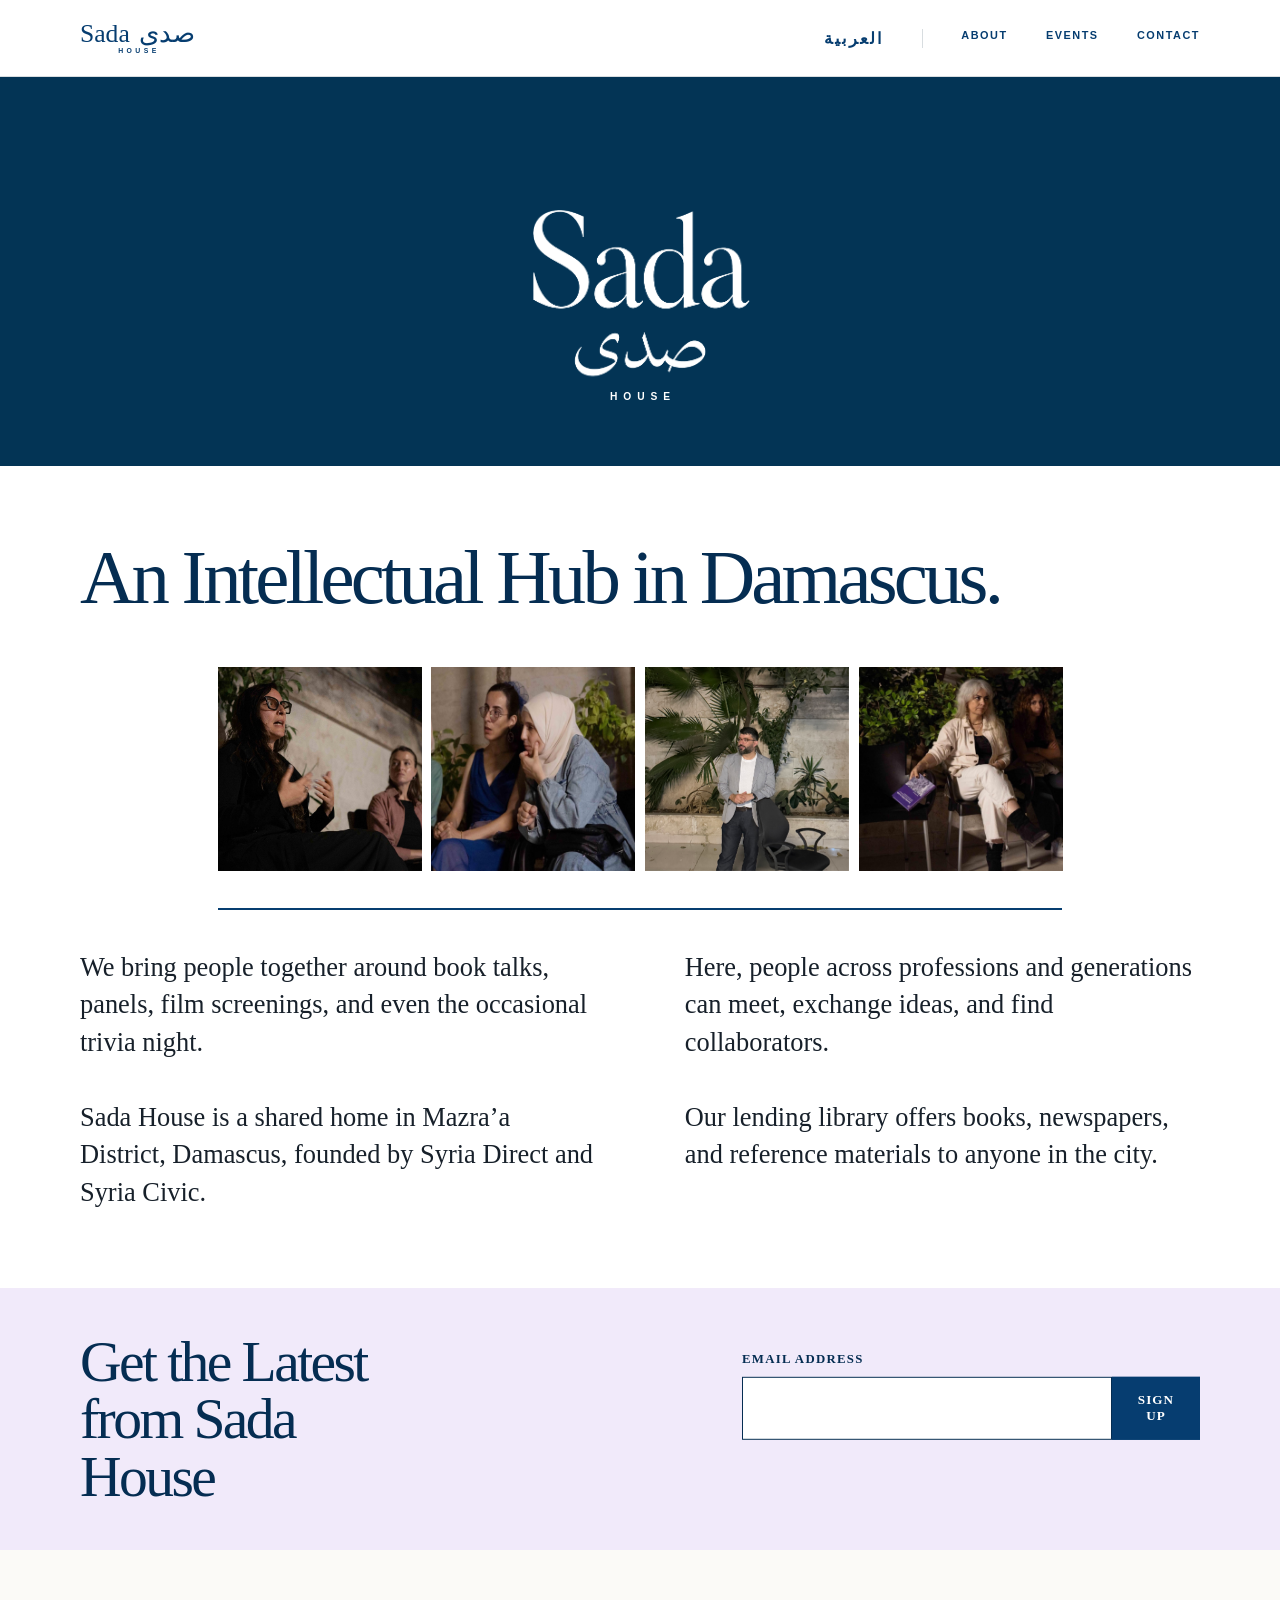
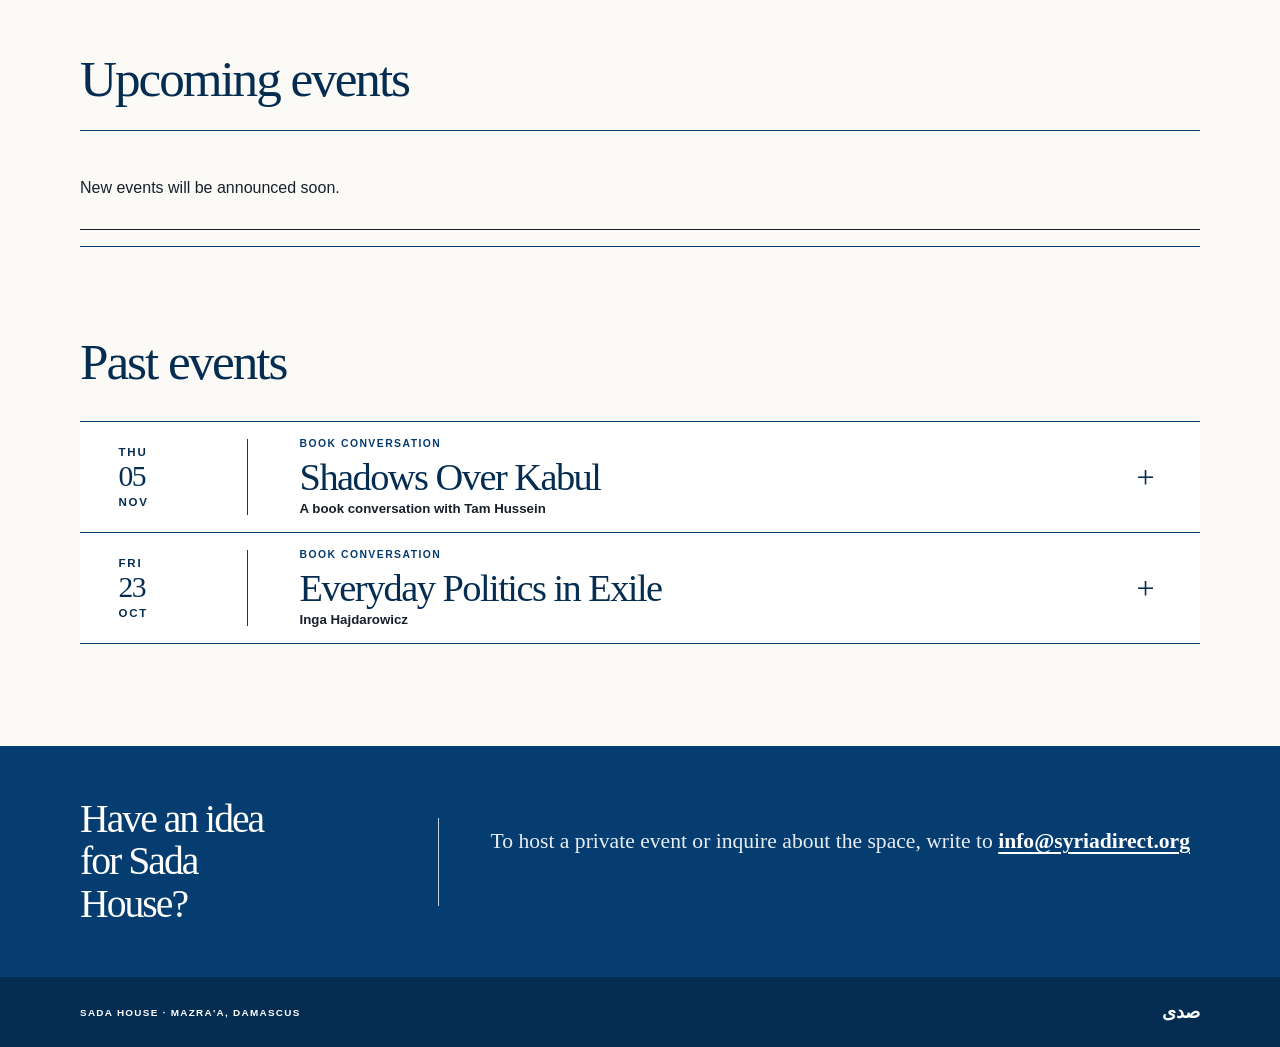
<file: index.html>
<!doctype html>
<html lang="en">
<head>
  <meta charset="utf-8">
  <meta name="viewport" content="width=device-width, initial-scale=1">
  <meta name="description" content="Sada House is a gathering place in Damascus for talks, books, and conversation.">
  <meta name="theme-color" content="#033455">
  <title>Sada House — Damascus</title>
  <link rel="canonical" href="https://sadahouse.com/">
  <link rel="alternate" hreflang="ar" href="ar.html">
  <link rel="icon" type="image/png" sizes="512x512" href="https://sadahouse.com/sada-favicon.png">
  <link rel="apple-touch-icon" href="https://sadahouse.com/sada-favicon.png">
  <meta property="og:site_name" content="Sada House">
  <meta property="og:type" content="website">
  <meta property="og:title" content="Sada House — Damascus">
  <meta property="og:description" content="An intellectual hub in Damascus for book talks, panels, film screenings, and conversation.">
  <meta property="og:url" content="https://sadahouse.com/">
  <meta property="og:image" content="https://sadahouse.com/assets/sada-house-opening.png">
  <meta property="og:image:type" content="image/png">
  <meta property="og:image:width" content="1254">
  <meta property="og:image:height" content="1254">
  <meta property="og:image:alt" content="Sada House logo in English and Arabic on a navy background.">
  <meta property="og:locale" content="en_US">
  <meta name="twitter:card" content="summary_large_image">
  <meta name="twitter:title" content="Sada House — Damascus">
  <meta name="twitter:description" content="An intellectual hub in Damascus for book talks, panels, film screenings, and conversation.">
  <meta name="twitter:image" content="https://sadahouse.com/assets/sada-house-opening.png">
  <link rel="stylesheet" href="styles.css?v=6">
  <script type="application/ld+json">{"@context":"https://schema.org","@type":"Organization","name":"Sada House","alternateName":"بيت صدى","url":"https://sadahouse.com/","logo":"https://sadahouse.com/assets/sada-house-opening.png"}</script>
</head>
<body>
  <a class="skip-link" href="#main">Skip to content</a>

  <header class="site-header">
    <div class="header-inner">
      <a class="header-brand" href="#top" aria-label="Sada House home">
        <span class="header-wordmark-latin">Sada</span>
        <span class="header-wordmark-arabic" lang="ar" dir="rtl">صدى</span>
        <span class="header-wordmark-house">House</span>
      </a>
      <nav aria-label="Primary navigation">
        <a class="language-toggle" href="ar.html" lang="ar" hreflang="ar">العربية</a>
        <a href="#about">About</a>
        <a href="#events">Events</a>
        <a href="#contact">Contact</a>
      </nav>
    </div>
  </header>

  <main id="main">
    <section class="introduction" id="top">
      <div class="page-column intro-inner">
        <img class="main-logo" src="assets/sada-house-opening-transparent.png" alt="Sada House">
        <span class="main-logo-house">House</span>
      </div>
    </section>

    <section class="about-section" id="about" aria-labelledby="about-title">
      <div class="page-column">
        <div class="about-heading">
          <h2 id="about-title">An Intellectual Hub in Damascus.</h2>
        </div>
        <figure class="photo-bulletin" aria-label="Scenes from gatherings at Sada House">
          <div class="bulletin-photo bulletin-photo-1"><img src="assets/bulletin-2.jpg" alt="A speaker in conversation at Sada House."></div>
          <div class="bulletin-photo bulletin-photo-2"><img src="assets/bulletin-4.jpg" alt="Two audience members listening at Sada House."></div>
          <div class="bulletin-photo bulletin-photo-3"><img src="assets/bulletin-1.jpg" alt="A guest speaking in the Sada House garden."></div>
          <div class="bulletin-photo bulletin-photo-4"><img src="assets/bulletin-3.jpg" alt="An audience member holding a book at Sada House."></div>
        </figure>
        <div class="about-copy">
          <p>We bring people together around book talks, panels, film screenings, and even the occasional trivia night.<br><br>Sada House is a shared home in Mazra’a District, Damascus, founded by Syria Direct and Syria Civic.</p>
          <p>Here, people across professions and generations can meet, exchange ideas, and find collaborators.<br><br>Our lending library offers books, newspapers, and reference materials to anyone in the city.</p>
        </div>
      </div>
    </section>

    <section class="updates-section" id="updates" aria-labelledby="updates-title">
      <div class="page-column updates-inner">
        <div>
          <h2 id="updates-title">Get the Latest from Sada House</h2>
        </div>
        <form class="updates-form" action="https://formspree.io/f/mrppvkvp" method="post">
          <label for="updates-email">Email address</label>
          <input class="form-honeypot" name="_gotcha" type="text" tabindex="-1" autocomplete="off" aria-hidden="true">
          <input name="source" type="hidden" value="Sada House English site">
          <div class="updates-fields">
            <input id="updates-email" name="email" type="email" autocomplete="email" required>
            <button type="submit">Sign up</button>
          </div>
          <p class="updates-status" role="status" aria-live="polite"></p>
        </form>
      </div>
    </section>

    <section class="events-section" id="events" aria-labelledby="events-title">
      <div class="page-column">
        <section class="programme-group" aria-labelledby="events-title">
          <h1 id="events-title">Upcoming events</h1>
          <div id="featured-event" class="event-list" aria-live="polite"></div>
          <div class="compact-event-list" id="upcoming-events"></div>
        </section>

        <section class="programme-group past-programme" id="past-events-section" aria-labelledby="past-title">
          <div class="programme-heading-row">
            <h2 id="past-title">Past events</h2>
          </div>
          <div class="compact-event-list" id="past-events"></div>
        </section>
      </div>
    </section>

    <section class="contact-section" id="contact" aria-labelledby="contact-title">
      <div class="page-column contact-inner">
        <h2 class="contact-title" id="contact-title">Have an idea for Sada House?</h2>
        <p class="contact-copy">To host a private event or inquire about the space, write to <a href="mailto:info@syriadirect.org">info@syriadirect.org</a></p>
      </div>
    </section>
  </main>

  <footer>
    <div class="page-column footer-inner">
      <p>Sada House · Mazra'a, Damascus</p>
      <p>صدى</p>
    </div>
  </footer>

  <script src="events.js?v=4"></script>
  <script src="script.js?v=4"></script>
</body>
</html>
</file>
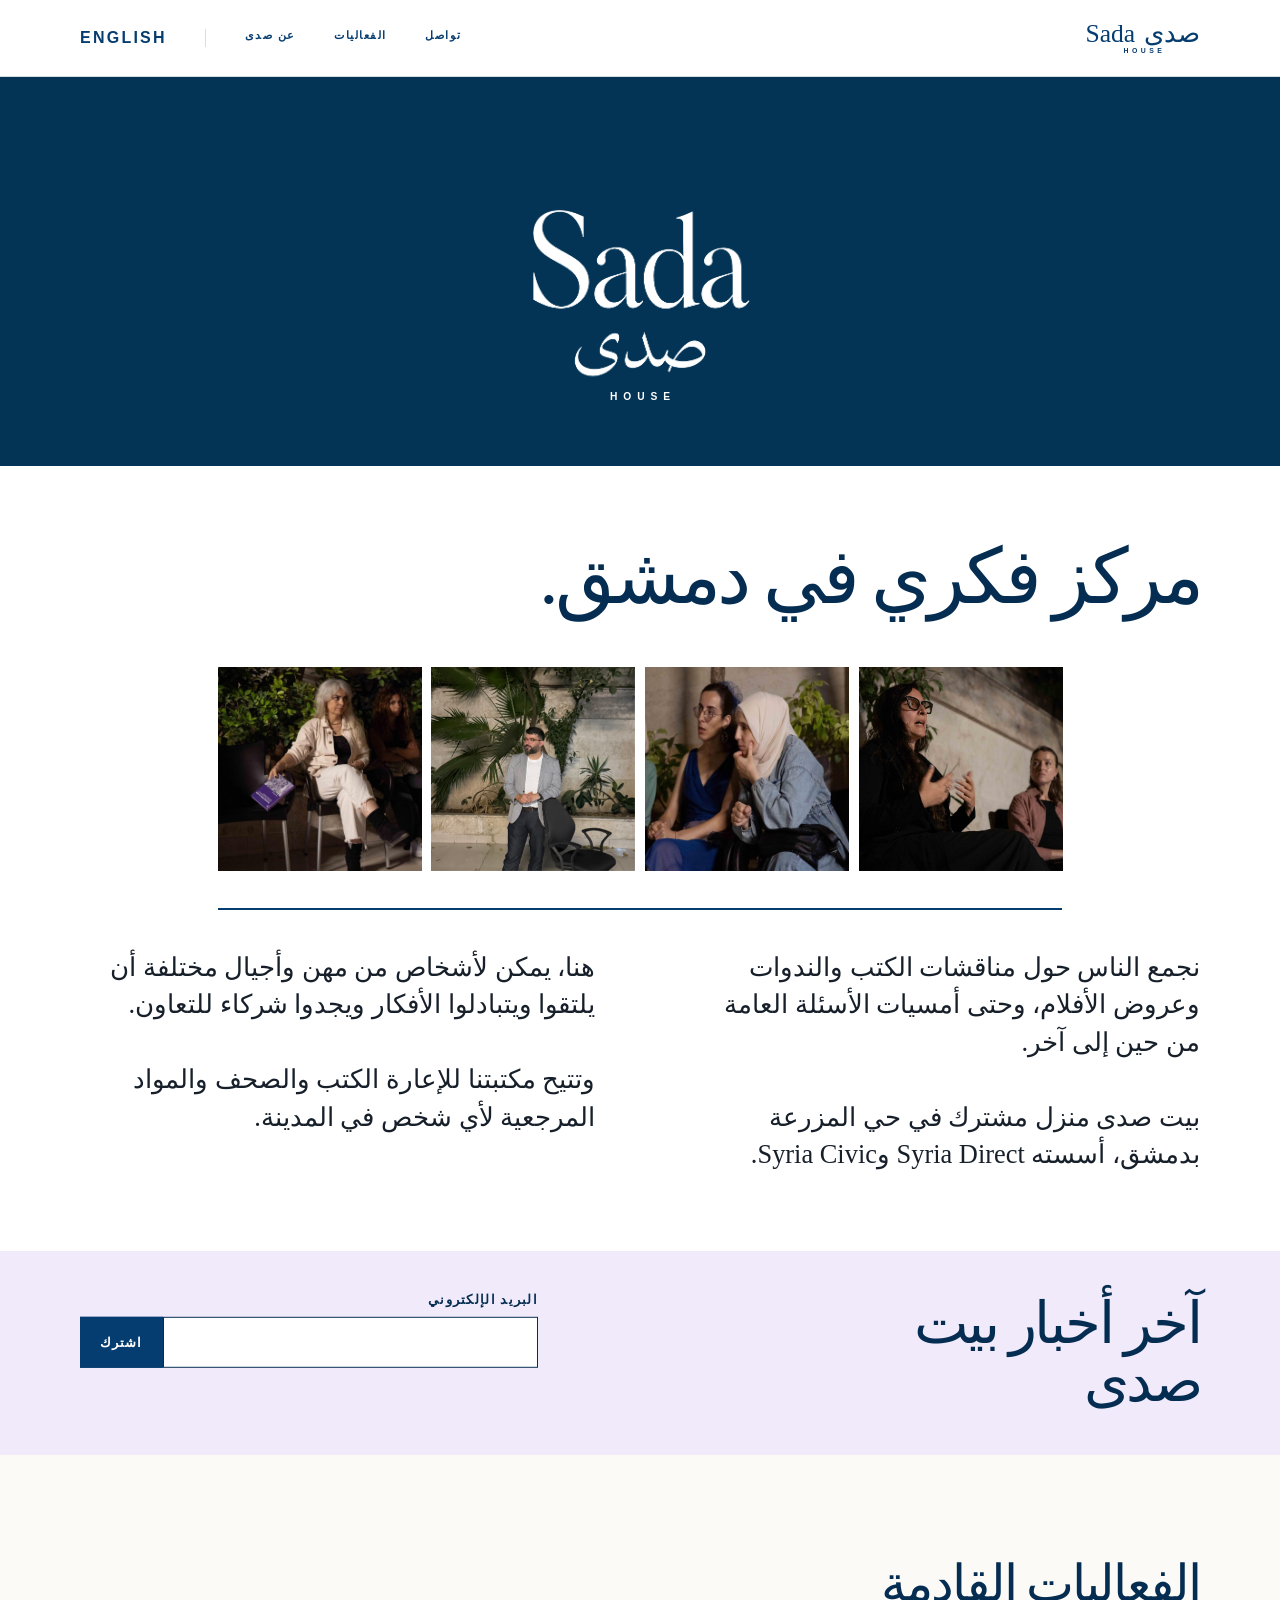
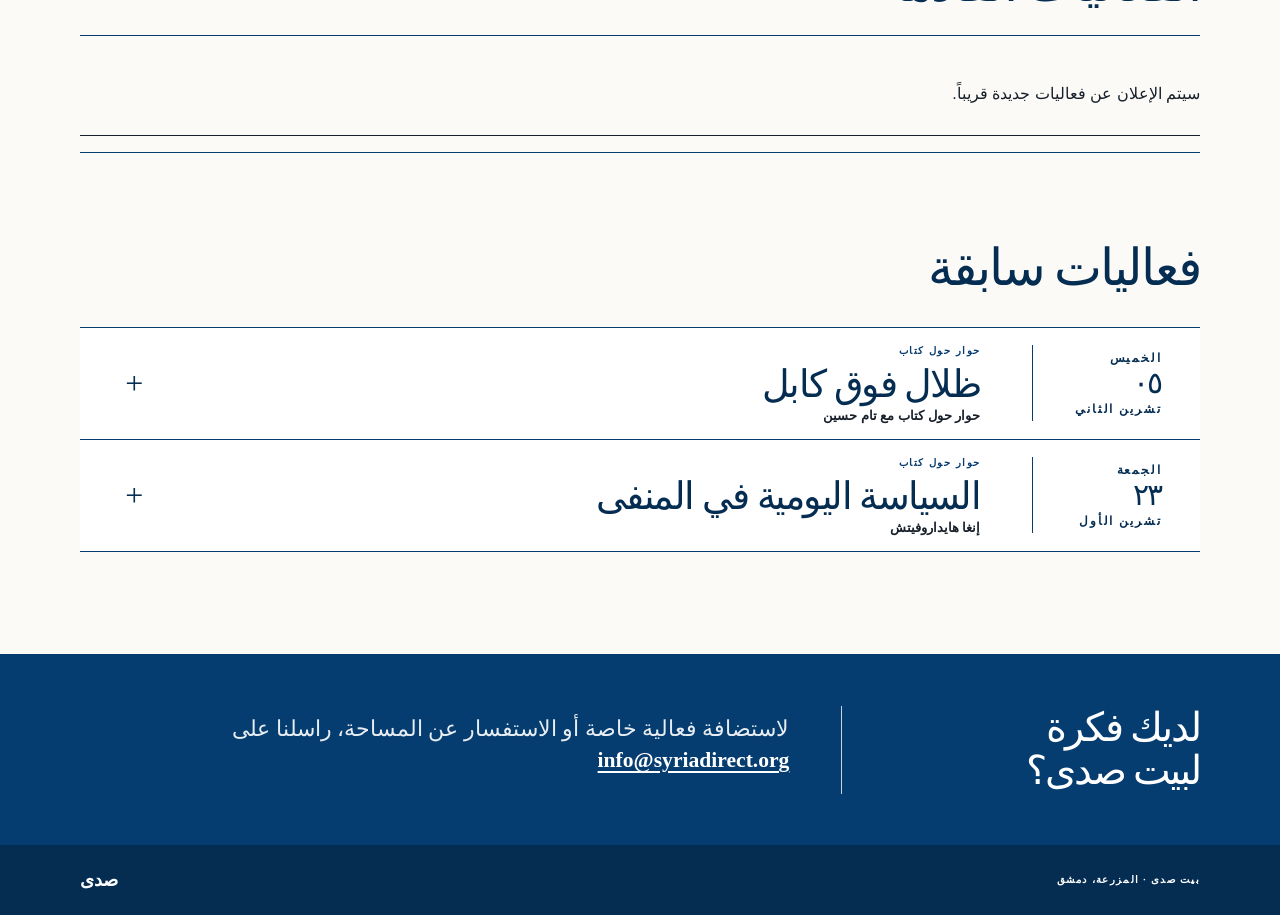
<file: ar.html>
<!doctype html>
<html lang="ar" dir="rtl">
<head>
  <meta charset="utf-8">
  <meta name="viewport" content="width=device-width, initial-scale=1">
  <meta name="description" content="بيت صدى مساحة في دمشق للحوارات والكتب والنقاشات.">
  <meta name="theme-color" content="#033455">
  <title>بيت صدى — دمشق</title>
  <link rel="canonical" href="https://sadahouse.com/ar.html">
  <link rel="alternate" hreflang="en" href="index.html">
  <link rel="icon" type="image/png" sizes="512x512" href="https://sadahouse.com/sada-favicon.png">
  <link rel="apple-touch-icon" href="https://sadahouse.com/sada-favicon.png">
  <meta property="og:site_name" content="بيت صدى">
  <meta property="og:type" content="website">
  <meta property="og:title" content="بيت صدى — دمشق">
  <meta property="og:description" content="مركز فكري في دمشق للحوارات والكتب وعروض الأفلام والنقاشات.">
  <meta property="og:url" content="https://sadahouse.com/ar.html">
  <meta property="og:image" content="https://sadahouse.com/assets/sada-house-opening.png">
  <meta property="og:image:type" content="image/png">
  <meta property="og:image:width" content="1254">
  <meta property="og:image:height" content="1254">
  <meta property="og:image:alt" content="شعار بيت صدى باللغتين العربية والإنجليزية على خلفية كحلية.">
  <meta property="og:locale" content="ar_SY">
  <meta name="twitter:card" content="summary_large_image">
  <meta name="twitter:title" content="بيت صدى — دمشق">
  <meta name="twitter:description" content="مركز فكري في دمشق للحوارات والكتب وعروض الأفلام والنقاشات.">
  <meta name="twitter:image" content="https://sadahouse.com/assets/sada-house-opening.png">
  <link rel="stylesheet" href="styles.css?v=6">
</head>
<body>
  <a class="skip-link" href="#main">انتقل إلى المحتوى</a>

  <header class="site-header">
    <div class="header-inner">
      <a class="header-brand" href="#top" aria-label="الصفحة الرئيسية لبيت صدى">
        <span class="header-wordmark-latin">Sada</span>
        <span class="header-wordmark-arabic" lang="ar" dir="rtl">صدى</span>
        <span class="header-wordmark-house">House</span>
      </a>
      <nav aria-label="التنقل الرئيسي">
        <a class="language-toggle" href="index.html" lang="en" hreflang="en">English</a>
        <a href="#about">عن صدى</a>
        <a href="#events">الفعاليات</a>
        <a href="#contact">تواصل</a>
      </nav>
    </div>
  </header>

  <main id="main">
    <section class="introduction" id="top">
      <div class="page-column intro-inner">
        <img class="main-logo" src="assets/sada-house-opening-transparent.png" alt="بيت صدى">
        <span class="main-logo-house">House</span>
      </div>
    </section>

    <section class="about-section" id="about" aria-labelledby="about-title">
      <div class="page-column">
        <div class="about-heading">
          <h2 id="about-title">مركز فكري في دمشق.</h2>
        </div>
        <figure class="photo-bulletin" aria-label="مشاهد من لقاءات بيت صدى">
          <div class="bulletin-photo bulletin-photo-1"><img src="assets/bulletin-2.jpg" alt="متحدثة في حوار في بيت صدى."></div>
          <div class="bulletin-photo bulletin-photo-2"><img src="assets/bulletin-4.jpg" alt="حاضرتان تستمعان في بيت صدى."></div>
          <div class="bulletin-photo bulletin-photo-3"><img src="assets/bulletin-1.jpg" alt="ضيف يتحدث في حديقة بيت صدى."></div>
          <div class="bulletin-photo bulletin-photo-4"><img src="assets/bulletin-3.jpg" alt="إحدى الحاضرات تحمل كتاباً في بيت صدى."></div>
        </figure>
        <div class="about-copy">
          <p>نجمع الناس حول مناقشات الكتب والندوات وعروض الأفلام، وحتى أمسيات الأسئلة العامة من حين إلى آخر.<br><br>بيت صدى منزل مشترك في حي المزرعة بدمشق، أسسته Syria Direct وSyria Civic.</p>
          <p>هنا، يمكن لأشخاص من مهن وأجيال مختلفة أن يلتقوا ويتبادلوا الأفكار ويجدوا شركاء للتعاون.<br><br>وتتيح مكتبتنا للإعارة الكتب والصحف والمواد المرجعية لأي شخص في المدينة.</p>
        </div>
      </div>
    </section>

    <section class="updates-section" id="updates" aria-labelledby="updates-title">
      <div class="page-column updates-inner">
        <div>
          <h2 id="updates-title">آخر أخبار بيت صدى</h2>
        </div>
        <form class="updates-form" action="https://formspree.io/f/mrppvkvp" method="post">
          <label for="updates-email">البريد الإلكتروني</label>
          <input class="form-honeypot" name="_gotcha" type="text" tabindex="-1" autocomplete="off" aria-hidden="true">
          <input name="source" type="hidden" value="Sada House Arabic site">
          <div class="updates-fields">
            <input id="updates-email" name="email" type="email" autocomplete="email" required>
            <button type="submit">اشترك</button>
          </div>
          <p class="updates-status" role="status" aria-live="polite"></p>
        </form>
      </div>
    </section>

    <section class="events-section" id="events" aria-labelledby="events-title">
      <div class="page-column">
        <section class="programme-group" aria-labelledby="events-title">
          <h1 id="events-title">الفعاليات القادمة</h1>
          <div id="featured-event" class="event-list" aria-live="polite"></div>
          <div class="compact-event-list" id="upcoming-events"></div>
        </section>

        <section class="programme-group past-programme" id="past-events-section" aria-labelledby="past-title">
          <div class="programme-heading-row">
            <h2 id="past-title">فعاليات سابقة</h2>
          </div>
          <div class="compact-event-list" id="past-events"></div>
        </section>
      </div>
    </section>

    <section class="contact-section" id="contact" aria-labelledby="contact-title">
      <div class="page-column contact-inner">
        <h2 class="contact-title" id="contact-title">لديك فكرة لبيت صدى؟</h2>
        <p class="contact-copy">لاستضافة فعالية خاصة أو الاستفسار عن المساحة، راسلنا على <a href="mailto:info@syriadirect.org">info@syriadirect.org</a></p>
      </div>
    </section>
  </main>

  <footer>
    <div class="page-column footer-inner">
      <p>بيت صدى · المزرعة، دمشق</p>
      <p>صدى</p>
    </div>
  </footer>

  <script src="events-ar.js?v=4"></script>
  <script src="script.js?v=4"></script>
</body>
</html>
</file>
<file: styles.css>
:root {
  --navy: #063d70;
  --navy-dark: #052d52;
  --ink: #17202a;
  --muted: #67717a;
  --paper: #ffffff;
  --wash: #fbfaf7;
  --lavender: #f1eafa;
  --line: #d8dde0;
  --column: 1120px;
  --reading: 720px;
}

* { box-sizing: border-box; }
html { scroll-behavior: smooth; }
body {
  background: var(--paper);
  color: var(--ink);
  font-family: Arial, Helvetica, sans-serif;
  margin: 0;
}
img { display: block; max-width: 100%; }
a { color: inherit; }
.page-column, .header-inner {
  margin: 0 auto;
  max-width: var(--column);
  width: calc(100% - 3rem);
}
.skip-link {
  background: white;
  left: 1rem;
  padding: .75rem 1rem;
  position: fixed;
  top: -5rem;
  z-index: 100;
}
.skip-link:focus { top: 1rem; }

.site-header {
  background: rgba(255,255,255,.96);
  border-bottom: 1px solid var(--line);
  position: sticky;
  top: 0;
  z-index: 20;
}
.header-inner {
  align-items: center;
  display: flex;
  height: 76px;
  justify-content: space-between;
}
.header-brand {
  align-items: end;
  color: var(--navy);
  direction: ltr;
  display: grid;
  gap: .1rem .55rem;
  grid-template-columns: auto auto;
  text-decoration: none;
}
.header-brand span {
  font-family: Georgia, "Times New Roman", serif;
  font-size: 1.6rem;
  font-weight: 400;
  line-height: 1;
}
.header-brand .header-wordmark-house {
  font-family: Arial, Helvetica, sans-serif;
  font-size: .43rem;
  font-weight: 700;
  grid-column: 1 / -1;
  justify-self: center;
  letter-spacing: .5em;
  line-height: 1;
  margin-left: .5em;
  text-transform: uppercase;
}
.site-header nav { display: flex; gap: clamp(1.1rem, 3vw, 2.5rem); }
.site-header nav a {
  color: var(--navy);
  font-size: .68rem;
  font-weight: 700;
  letter-spacing: .14em;
  text-decoration: none;
  text-transform: uppercase;
  white-space: nowrap;
}
.site-header nav a:hover {
  text-decoration: underline;
  text-underline-offset: .4em;
}
.site-header nav .language-toggle {
  border-right: 1px solid var(--line);
  font-size: 1rem;
  padding-right: clamp(1.1rem, 3vw, 2.5rem);
}

.introduction {
  background: #033455;
  padding: clamp(2.75rem, 6vw, 4.5rem) 0 clamp(2.75rem, 6vw, 4rem);
}
.intro-inner { align-items: center; display: flex; flex-direction: column; }
.main-logo {
  height: auto;
  width: clamp(240px, 30vw, 300px);
}
.main-logo-house {
  color: white;
  font-size: .64rem;
  font-weight: 700;
  letter-spacing: .58em;
  margin-left: .58em;
  margin-top: -3.65rem;
  position: relative;
  text-transform: uppercase;
}
.introduction p {
  color: white;
  font-family: Georgia, "Times New Roman", serif;
  font-size: clamp(1.05rem, 2vw, 1.25rem);
  margin: 1.5rem 0 0;
  text-align: center;
}

.events-section { background: var(--wash); padding: clamp(4rem, 8vw, 6.5rem) 0; }
.section-label {
  color: var(--navy);
  font-size: .66rem;
  font-weight: 800;
  letter-spacing: .16em;
  margin: 0 0 1rem;
  text-transform: uppercase;
}
.programme-masthead {
  align-items: end;
  border-bottom: 1px solid var(--navy);
  display: flex;
  justify-content: space-between;
  margin-bottom: clamp(2rem, 4vw, 3.5rem);
  padding-bottom: 1.35rem;
}
.programme-masthead .section-label { margin-bottom: .5rem; }
.programme-masthead h1, .about-heading h2, .contact-inner h2 {
  color: var(--navy-dark);
  font-family: Georgia, "Times New Roman", serif;
  font-size: clamp(3rem, 6vw, 5rem);
  font-weight: 400;
  letter-spacing: -.05em;
  line-height: .95;
  margin: 0;
}
.programme-masthead > p {
  color: var(--navy-dark);
  font-family: Georgia, "Times New Roman", serif;
  font-size: clamp(1rem, 2vw, 1.25rem);
  font-style: italic;
  margin: 0 0 .4rem;
}
.programme-group > h1, .programme-group > h2, .programme-heading-row h2 {
  color: var(--navy-dark);
  font-family: Georgia, "Times New Roman", serif;
  font-size: clamp(2.3rem, 4vw, 3.75rem);
  font-weight: 400;
  letter-spacing: -.04em;
  line-height: 1;
  margin: 0 0 1.6rem;
}

.updates-section {
  background: var(--lavender);
  padding: clamp(1.8rem, 3.5vw, 2.8rem) 0;
}
.updates-inner {
  align-items: center;
  display: grid;
  gap: clamp(2rem, 7vw, 6rem);
  grid-template-columns: minmax(0, 1fr) minmax(300px, .8fr);
}
.updates-form { transform: translateY(-.7rem); }
.updates-inner h2 {
  color: var(--navy-dark);
  font-family: Georgia, "Times New Roman", serif;
  font-size: clamp(2.35rem, 4.5vw, 4rem);
  font-weight: 400;
  letter-spacing: -.045em;
  line-height: 1;
  margin: 0;
  max-width: 12ch;
}
.updates-form label {
  color: var(--navy-dark);
  display: block;
  font-family: Georgia, "Times New Roman", serif;
  font-size: .8rem;
  font-weight: 700;
  letter-spacing: .1em;
  margin-bottom: .6rem;
  text-transform: uppercase;
}
.updates-fields { display: flex; }
.updates-fields input {
  background: white;
  border: 1px solid var(--navy-dark);
  border-radius: 0;
  color: var(--ink);
  font-family: Georgia, "Times New Roman", serif;
  font-size: 1.05rem;
  min-width: 0;
  padding: .9rem 1rem;
  width: 100%;
}
.updates-fields button {
  background: var(--navy);
  border: 1px solid var(--navy);
  color: white;
  cursor: pointer;
  font-family: Georgia, "Times New Roman", serif;
  font-size: .82rem;
  font-weight: 800;
  letter-spacing: .08em;
  padding: .9rem 1.2rem;
  text-transform: uppercase;
}
.updates-fields button:hover { background: var(--navy-dark); }
.updates-fields button:disabled { cursor: wait; opacity: .72; }
.updates-fields input:focus-visible,
.updates-fields button:focus-visible { outline: 3px solid white; outline-offset: 3px; }
.form-honeypot { display: none !important; }
.updates-status {
  color: var(--navy-dark);
  font-size: .78rem;
  font-weight: 700;
  line-height: 1.35;
  margin: .65rem 0 0;
  min-height: 1.1em;
}
.updates-status[data-state="error"] { color: #8c2530; }
.event-list, .compact-event-list { border-top: 1px solid var(--navy); }
.event-card {
  background: white;
  border-bottom: 1px solid var(--navy);
  outline: none;
  transition: background-color .2s ease, box-shadow .2s ease;
}
.event-summary {
  align-items: center;
  display: grid;
  gap: clamp(1.5rem, 4vw, 3.5rem);
  grid-template-columns: 130px minmax(0, 1fr) 2rem;
  padding: 1rem clamp(1rem, 3vw, 2.5rem);
}
.event-card:hover, .event-card:focus, .event-card:focus-within {
  box-shadow: inset 4px 0 0 var(--navy);
}
.event-card.tone-1:hover,
.event-card.tone-1:focus,
.event-card.tone-1:focus-within { background: #eee5fa; }
.event-card.tone-2:hover,
.event-card.tone-2:focus,
.event-card.tone-2:focus-within { background: #dceeff; }
.event-card.tone-3:hover,
.event-card.tone-3:focus,
.event-card.tone-3:focus-within { background: #eaf3ea; }
.event-card.tone-4:hover,
.event-card.tone-4:focus,
.event-card.tone-4:focus-within { background: #e9f1f8; }
.event-card.tone-5:hover,
.event-card.tone-5:focus,
.event-card.tone-5:focus-within { background: #f8e9ed; }
.event-date {
  align-items: flex-start;
  border-right: 1px solid var(--navy);
  color: var(--navy-dark);
  display: flex;
  flex-direction: column;
  justify-content: center;
  min-height: 100%;
  padding-right: 1.5rem;
  text-transform: uppercase;
}
.event-date span {
  font-size: .72rem;
  font-weight: 800;
  letter-spacing: .16em;
}
.event-date strong {
  font-family: Georgia, "Times New Roman", serif;
  font-size: clamp(2.2rem, 5vw, 4.25rem);
  font-weight: 400;
  letter-spacing: -.05em;
  line-height: 1;
  margin: .25rem 0;
}
.event-kicker {
  color: var(--navy);
  font-size: .65rem;
  font-weight: 800;
  letter-spacing: .14em;
  margin: 0 0 .55rem;
  text-transform: uppercase;
}
.compact-copy h3 {
  color: var(--navy-dark);
  font-family: Georgia, "Times New Roman", serif;
  font-size: clamp(2.25rem, 5vw, 3.9rem);
  font-weight: 400;
  letter-spacing: -.04em;
  line-height: 1;
  margin: 0;
}
.event-guest { font-size: .88rem; font-weight: 700; margin: 1rem 0 0; }
.event-description {
  font-family: Georgia, "Times New Roman", serif;
  font-size: 1.05rem;
  line-height: 1.6;
  margin: 1rem 0 0;
  max-width: 62ch;
}
.event-place {
  color: var(--muted);
  display: block;
  font-size: .63rem;
  font-weight: 800;
  letter-spacing: .13em;
  margin: 1.1rem 0 0;
  text-transform: uppercase;
}
.event-button {
  background: var(--navy);
  color: white;
  display: inline-block;
  font-size: .72rem;
  font-weight: 700;
  margin-top: 1.35rem;
  padding: .9rem 1.1rem;
  text-decoration: none;
}
.event-button:hover { background: var(--navy-dark); }
.event-cover {
  align-self: center;
  aspect-ratio: 242 / 330;
  box-shadow: 0 8px 24px rgba(5, 45, 82, .12);
  object-fit: cover;
  width: 160px;
}
.compact-event-list { margin-top: .8rem; }
.event-details {
  display: grid;
  gap: clamp(1.5rem, 4vw, 3rem);
  grid-template-columns: minmax(0, 1fr) auto;
  max-height: 0;
  opacity: 0;
  overflow: hidden;
  padding: 0 clamp(1rem, 3vw, 2.5rem) 0 calc(130px + clamp(2.5rem, 7vw, 6rem));
  transition: max-height .35s ease, opacity .25s ease, padding .35s ease;
}
.event-card:hover .event-details,
.event-card:focus .event-details,
.event-card:focus-within .event-details {
  max-height: 520px;
  opacity: 1;
  padding-bottom: 1.75rem;
}
.event-card:hover .event-expand,
.event-card:focus .event-expand,
.event-card:focus-within .event-expand { transform: rotate(45deg); }
.event-summary .event-date { min-height: 76px; }
.event-summary .event-date strong { font-size: 1.85rem; }
.compact-copy h3 { font-size: clamp(1.8rem, 3vw, 2.65rem); }
.compact-copy > p:last-child {
  font-size: .83rem;
  font-weight: 700;
  margin: .3rem 0 0;
}
.event-expand {
  color: var(--navy-dark);
  font-family: Georgia, "Times New Roman", serif;
  font-size: 2rem;
  line-height: 1;
  text-align: center;
  transition: transform .25s ease;
}
.programme-heading-row a {
  color: var(--navy-dark);
  font-size: .75rem;
  font-weight: 700;
  text-decoration: none;
}
.programme-heading-row a:hover { text-decoration: underline; text-underline-offset: .3em; }
.past-programme { margin-top: clamp(3.5rem, 7vw, 6rem); }
.programme-heading-row {
  align-items: baseline;
  display: flex;
  justify-content: space-between;
}
.programme-heading-row h2 { margin-bottom: 1.3rem; }

.about-section { padding: clamp(3rem, 6vw, 5rem) 0; }
.about-heading .section-label { font-size: .82rem; }
.about-heading h2 {
  font-size: clamp(3rem, 6vw, 5.4rem);
  margin: 0;
  max-width: none;
}
.photo-bulletin {
  border-bottom: 2px solid var(--navy);
  display: grid;
  gap: clamp(.35rem, .8vw, .75rem);
  grid-template-columns: repeat(4, minmax(0, 1fr));
  margin: clamp(2.25rem, 4vw, 3.5rem) auto 0;
  padding-bottom: clamp(1.75rem, 3vw, 2.5rem);
  width: min(86%, 66vw);
}
.bulletin-photo {
  opacity: 0;
  transform: translateY(44px) scale(.96);
  width: auto;
}
.bulletin-photo img {
  aspect-ratio: 1 / 1;
  display: block;
  height: 100%;
  object-fit: cover;
  width: 100%;
}
.bulletin-photo-1 img { object-position: center 42%; }
.bulletin-photo-3 img { object-position: center 35%; }
.photo-bulletin.is-visible .bulletin-photo {
  animation: bulletin-pin-in .72s cubic-bezier(.2, .8, .2, 1) forwards;
}
.photo-bulletin.is-visible .bulletin-photo-2 { animation-delay: .38s; }
.photo-bulletin.is-visible .bulletin-photo-3 { animation-delay: .76s; }
.photo-bulletin.is-visible .bulletin-photo-4 { animation-delay: 1.14s; }
@keyframes bulletin-pin-in {
  0% { opacity: 0; transform: translateY(44px) scale(.96); }
  72% { opacity: 1; transform: translateY(-5px) scale(1.015); }
  100% { opacity: 1; transform: translateY(0) scale(1); }
}
.about-copy {
  display: grid;
  gap: clamp(2rem, 7vw, 7rem);
  grid-template-columns: repeat(2, minmax(0, 1fr));
}
.about-copy > p:not(.section-label) {
  font-family: Georgia, "Times New Roman", serif;
  font-size: clamp(1.2rem, 2.2vw, 1.65rem);
  line-height: 1.42;
  margin: clamp(1.75rem, 3vw, 2.5rem) 0 0;
}

.contact-section {
  background: var(--navy);
  color: white;
  padding: clamp(2rem, 4vw, 3.25rem) 0;
}
.contact-inner {
  align-items: center;
  display: grid;
  gap: 0;
  grid-template-columns: minmax(220px, 32%) minmax(0, 1fr);
  max-width: var(--column);
}
.contact-inner .contact-title {
  color: white;
  font-family: Georgia, "Times New Roman", serif;
  font-size: clamp(1.75rem, 3.1vw, 2.65rem);
  font-weight: 400;
  line-height: 1.08;
  margin: 0;
  max-width: 12ch;
  padding-right: clamp(1.5rem, 4vw, 3.5rem);
}
.contact-copy {
  border-left: 1px solid rgba(255, 255, 255, .78);
  color: #e7edf2;
  font-family: Georgia, "Times New Roman", serif;
  font-size: clamp(1.05rem, 2vw, 1.35rem);
  line-height: 1.45;
  margin: 0;
  min-height: 5.5rem;
  padding: .5rem 0 .5rem clamp(1.5rem, 4vw, 3.5rem);
}
.contact-copy a { color: white; font-weight: 700; text-underline-offset: .2em; }

footer { background: var(--navy-dark); color: white; padding: 1.5rem 0; }
.footer-inner {
  align-items: center;
  display: flex;
  justify-content: space-between;
}
.footer-inner p {
  font-size: .62rem;
  font-weight: 700;
  letter-spacing: .13em;
  margin: 0;
  text-transform: uppercase;
}
.footer-inner p:last-child {
  font-family: Georgia, "Times New Roman", serif;
  font-size: 1.15rem;
  letter-spacing: 0;
  text-transform: none;
}
.empty-state { border-bottom: 1px solid; padding: 2rem 0; }

@media (max-width: 640px) {
  .page-column { width: calc(100% - 2.25rem); }
  .header-inner {
    flex-direction: column;
    gap: .55rem;
    height: auto;
    padding: .6rem 0 .55rem;
    width: calc(100% - 1.25rem);
  }
  .header-brand { gap: .2rem .28rem; }
  .header-brand span { font-size: 1.08rem; }
  .header-brand .header-wordmark-house { font-size: .3rem; }
  .site-header nav {
    border-top: 1px solid var(--line);
    gap: 1.25rem;
    justify-content: center;
    padding-top: .5rem;
    width: 100%;
  }
  .site-header nav a { font-size: .58rem; letter-spacing: .1em; }
  .site-header nav .language-toggle { font-size: .8rem; padding-right: 1.25rem; }
  .site-header nav a[href="#contact"] { display: none; }
  .introduction { padding-top: 2.75rem; }
  .main-logo-house { margin-top: -2rem; }
  .photo-bulletin {
    gap: .35rem;
    grid-template-columns: repeat(2, minmax(0, 1fr));
    width: 86%;
    padding-bottom: 1.25rem;
  }
  .about-heading h2 { font-size: clamp(2.65rem, 13vw, 4rem); }
  .about-copy { gap: 0; grid-template-columns: 1fr; }
  .programme-masthead { align-items: flex-start; flex-direction: column; gap: 1rem; }
  .programme-masthead > p { max-width: 19rem; }
  .event-summary { gap: 1rem; grid-template-columns: 76px minmax(0, 1fr) 1.5rem; padding-left: .25rem; padding-right: .25rem; }
  .event-summary .event-date { padding-right: .8rem; }
  .event-details { grid-template-columns: 1fr; padding-left: calc(76px + 1.25rem); padding-right: .25rem; }
  .event-card:hover .event-details,
  .event-card:focus .event-details,
  .event-card:focus-within .event-details { padding-bottom: 1.35rem; }
  .event-cover { grid-row: 1; justify-self: start; width: 130px; }
  .programme-heading-row { align-items: flex-end; }
  .updates-inner { align-items: start; grid-template-columns: 1fr; }
  .updates-form { transform: none; width: 100%; }
  .updates-fields { flex-direction: column; gap: .7rem; }
  .updates-fields button { width: 100%; }
  .contact-inner { grid-template-columns: 1fr; }
  .contact-title { max-width: 13ch; padding: 0 0 1.25rem; }
  .contact-copy {
    border-left: 0;
    border-top: 1px solid rgba(255, 255, 255, .78);
    min-height: 0;
    padding: 1.25rem 0 0;
  }
}

@media (prefers-reduced-motion: reduce) {
  .bulletin-photo {
    animation: none !important;
    opacity: 1;
    transform: none;
  }
}

[dir="rtl"] body { text-align: right; }
[dir="rtl"] .site-header nav { direction: ltr; }
[dir="rtl"] .site-header nav a { direction: rtl; }
[dir="rtl"] .event-date {
  border-left: 1px solid var(--navy);
  border-right: 0;
  padding-left: 1.5rem;
  padding-right: 0;
}
[dir="rtl"] .event-details {
  padding-left: clamp(1rem, 3vw, 2.5rem);
  padding-right: calc(130px + clamp(2.5rem, 7vw, 6rem));
}
[dir="rtl"] .updates-fields { direction: rtl; }
[dir="rtl"] .updates-fields input { direction: ltr; text-align: left; }
[dir="rtl"] .contact-title { padding-left: clamp(1.5rem, 4vw, 3.5rem); padding-right: 0; }
[dir="rtl"] .contact-copy {
  border-left: 0;
  border-right: 1px solid rgba(255, 255, 255, .78);
  padding-left: 0;
  padding-right: clamp(1.5rem, 4vw, 3.5rem);
}
@media (max-width: 640px) {
  [dir="rtl"] .event-summary .event-date { padding-left: .8rem; padding-right: 0; }
  [dir="rtl"] .event-details { padding-left: .25rem; padding-right: calc(76px + 1.25rem); }
  [dir="rtl"] .contact-title { padding: 0 0 1.25rem; }
  [dir="rtl"] .contact-copy {
    border-right: 0;
    border-top: 1px solid rgba(255, 255, 255, .78);
    padding: 1.25rem 0 0;
  }
}

@media (prefers-reduced-motion: reduce) { html { scroll-behavior: auto; } }
</file>
